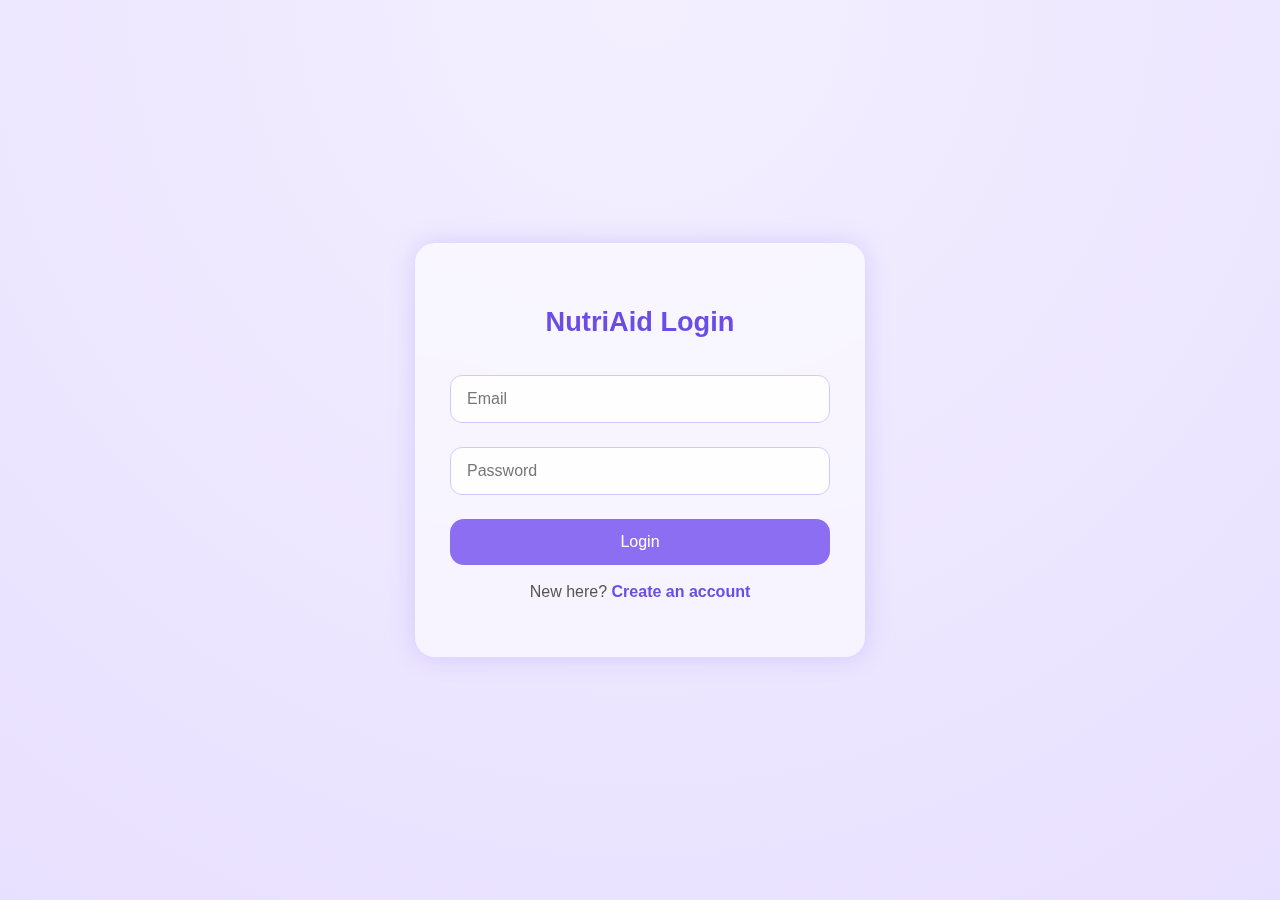
<file: NutriAid/index.html>
<!DOCTYPE html>
<html lang="en">
<head>
  <meta charset="UTF-8" />
  <meta name="viewport" content="width=device-width, initial-scale=1.0" />
  <title>NutriAid Home</title>
  <link rel="stylesheet" href="style.css" />
</head>

<body class="home-page">

  <!-- 🌸 GLOBAL HEADER -->
  <header class="app-header">
    <div class="logo">NutriAid</div>

    <div class="profile-menu">
      <img id="profileBtn" class="profile-icon" src="images/user.jpg" />

      <div class="dropdown" id="profileDropdown">
        <p id="profileName">User</p>
        <button id="logoutDropdown">Logout</button>
      </div>
    </div>
  </header>

  <!-- 🌸 MAIN HOME CONTENT -->
  <div class="home-content glass-box">
    <h2 class="welcome-text">Welcome to NutriAid!</h2>

    <div class="home-buttons">
      <button id="goChat" class="home-btn">Ask Chatbot</button>
      <button id="goDiet" class="home-btn">Get Diet Plan</button>
    </div>
  </div>

  <script src="script.js"></script>
</body>
</html>
</file>
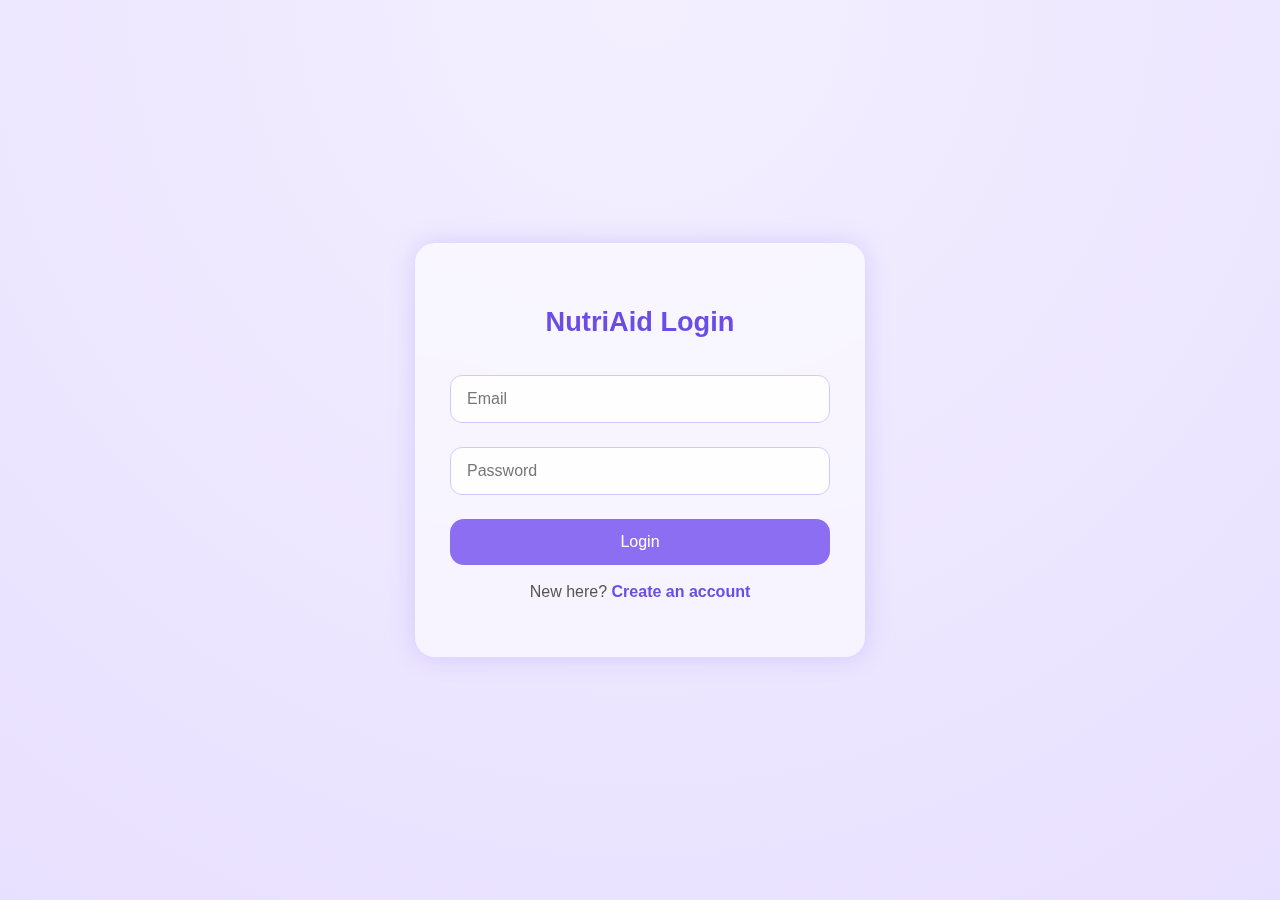
<file: NutriAid/chat.html>
<!DOCTYPE html>
<html lang="en">
<head>
  <meta charset="UTF-8">
  <meta name="viewport" content="width=device-width, initial-scale=1.0">
  <title>NutriAid Chatbot</title>
  <link rel="stylesheet" href="style.css">
</head>

<body class="chat-page">

  <!-- 🌸 GLOBAL HEADER -->
  <header class="app-header">
    <div class="logo">NutriAid</div>

    <div class="header-right">
      <!-- IDs now match what script.js expects -->
      <button id="headerHome" class="header-btn">Home</button>
      <button id="headerChat" class="header-btn">Chat</button>

      <div class="profile-menu">
        <img id="profileBtn" class="profile-icon" src="images/user.jpg" />
        <div class="dropdown" id="profileDropdown">
          <p id="profileName">Logged in User</p>
          <button id="logoutBtn">Logout</button>
        </div>
      </div>
    </div>
  </header>

  <!-- 💬 CHAT UI -->
  <main>
    <h1>NutriAid AI Assistant</h1>

    <div id="chat-container" class="chat-glass-box">
      <div id="chat-box" class="chat-window">
        <div class="bot-message">
          Hi! I'm your NutriAid Assistant.<br>
          Ask me anything about your diet, calories or fitness!
        </div>
      </div>

      <div class="chat-input-area">
        <input type="text" id="user-input" placeholder="Type your message..." autocomplete="off">
        <button id="sendChat">➤</button>
      </div>
    </div>
  </main>

  <script src="script.js"></script>
</body>
</html>
</file>
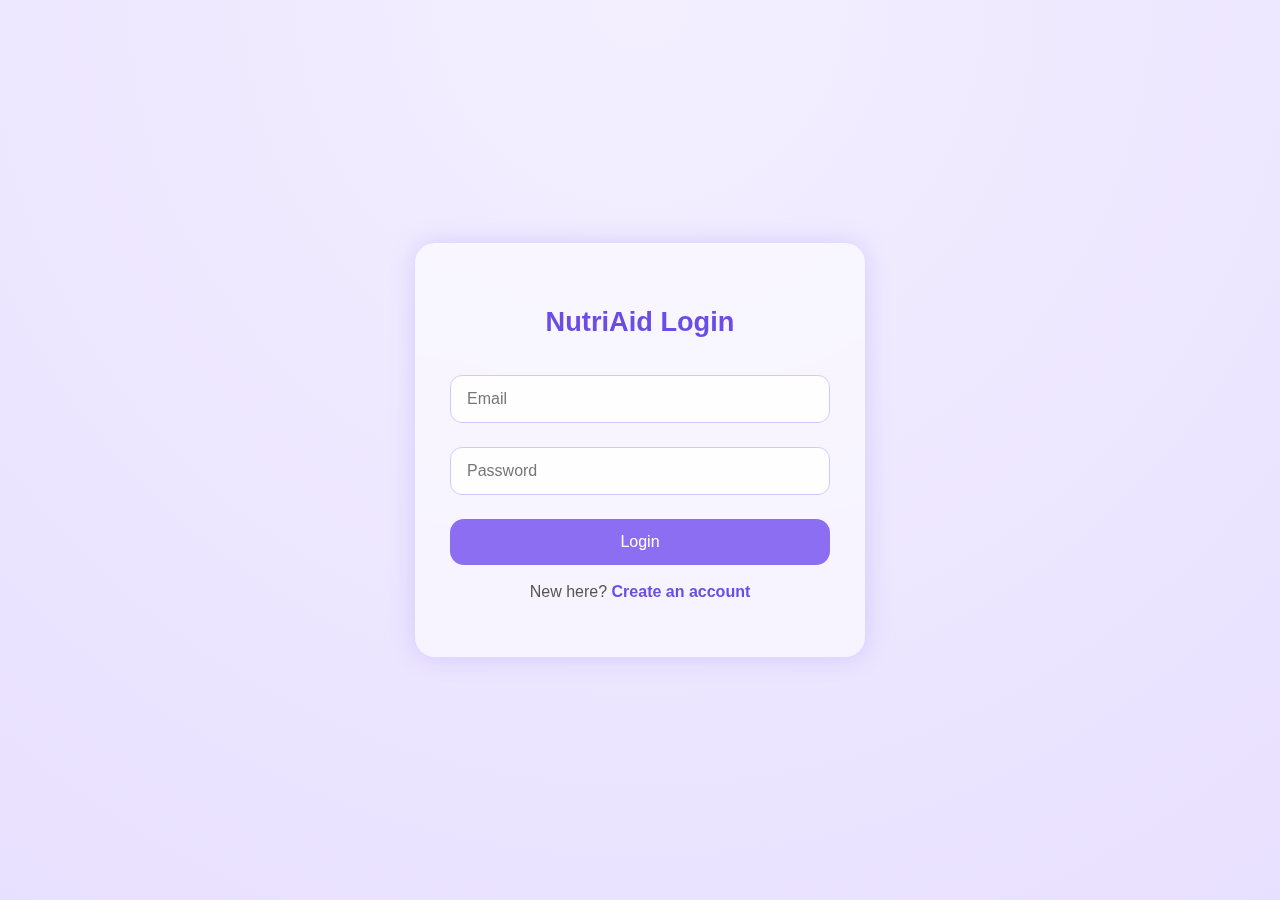
<file: NutriAid/login.html>
<!DOCTYPE html>
<html lang="en">

<head>
  <meta charset="UTF-8">
  <meta name="viewport" content="width=device-width, initial-scale=1.0">
  <title>NutriAid Login</title>

  <!-- IMPORTANT: Use ONLY auth.css -->
  <link rel="stylesheet" href="auth.css">
</head>

<body class="auth-body">

  <div class="glass-card">
    <h2 class="auth-title">NutriAid Login</h2>

    <input type="email" id="loginEmail" placeholder="Email">
    <input type="password" id="loginPassword" placeholder="Password">

    <button id="loginBtn" class="auth-btn">Login</button>

    <p class="switch-text">
      New here? <a href="signup.html">Create an account</a>
    </p>
  </div>

  <script src="auth.js"></script>
</body>

</html>
</file>
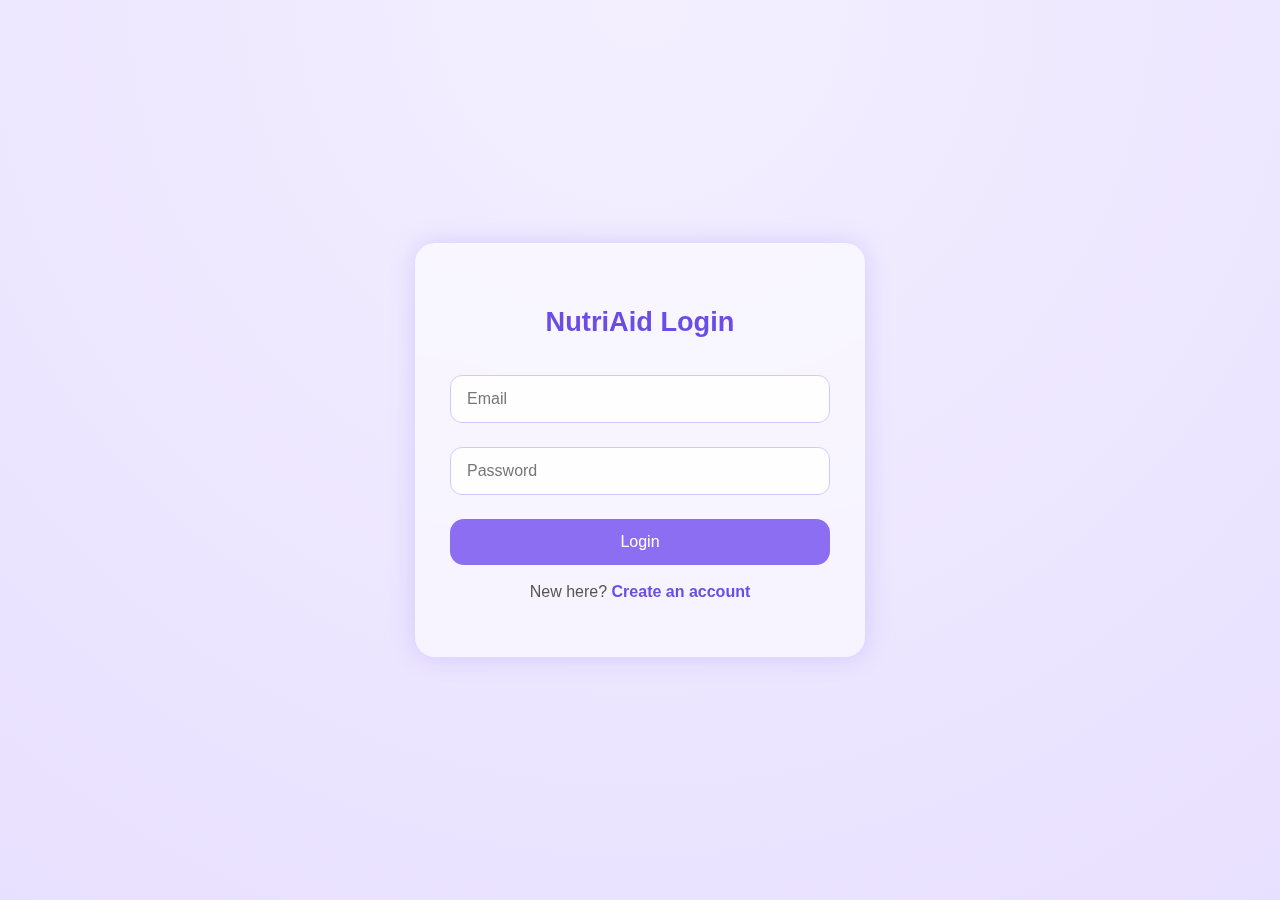
<file: NutriAid/plan.html>
<!DOCTYPE html>
<html lang="en">

<head>
  <meta charset="UTF-8" />
  <meta name="viewport" content="width=device-width, initial-scale=1.0" />
  <title>Your Diet Plan</title>
  <link rel="stylesheet" href="style.css" />
</head>

<body class="plan-page">

  <!-- 🌸 GLOBAL HEADER -->
  <header class="app-header">
  <div class="logo">NutriAid</div>

  <div class="header-right">
    <button id="headerHome" class="header-btn">Home</button>
    <button id="headerChat" class="header-btn">Chat</button>

    <div class="profile-menu">
      <img id="profileBtn" class="profile-icon" src="images/user.jpg" />
      <div class="dropdown" id="profileDropdown">
        <p id="profileName">Logged in User</p>
        <button id="logoutBtn">Logout</button>
      </div>
    </div>
  </div>
</header>


  <!-- 🌸 CENTER CONTENT -->
  <div class="plan-container glass-box">

    <h1 class="plan-title">Personalized Diet & BMI Calculator</h1>

    <form id="dietForm" class="plan-form">
      <label for="name">Name:</label>
      <input type="text" id="name" required>

      <label for="age">Age:</label>
      <input type="number" id="age" required>

      <label for="height">Height (cm):</label>
      <input type="number" id="height" required>

      <label for="weight">Weight (kg):</label>
      <input type="number" id="weight" required>

      <label for="gender">Gender:</label>
      <select id="gender" class="plan-select" required>
        <option value="">Select</option>
        <option value="male">Male</option>
        <option value="female">Female</option>
      </select>

      <label for="activity">Activity Level:</label>
      <select id="activity" class="plan-select" required>
        <option value="">Select</option>
        <option value="low">Sedentary</option>
        <option value="medium">Moderate</option>
        <option value="high">Active</option>

      </select>

      <label for="goal">Goal:</label>
      <select id="goal" class="plan-select" required>
        <option value="">Select</option>
        <option value="loss">Weight Loss</option>
        <option value="gain">Weight Gain</option>
        <option value="maintain">Maintain Weight</option>
      </select>

      <button type="submit" class="plan-submit-btn">Generate My Diet Plan</button>
    </form>


    <div id="planResult" class="plan-result"></div>

  </div>
<script src="./script.js"></script>

</body>

</html>
</file>
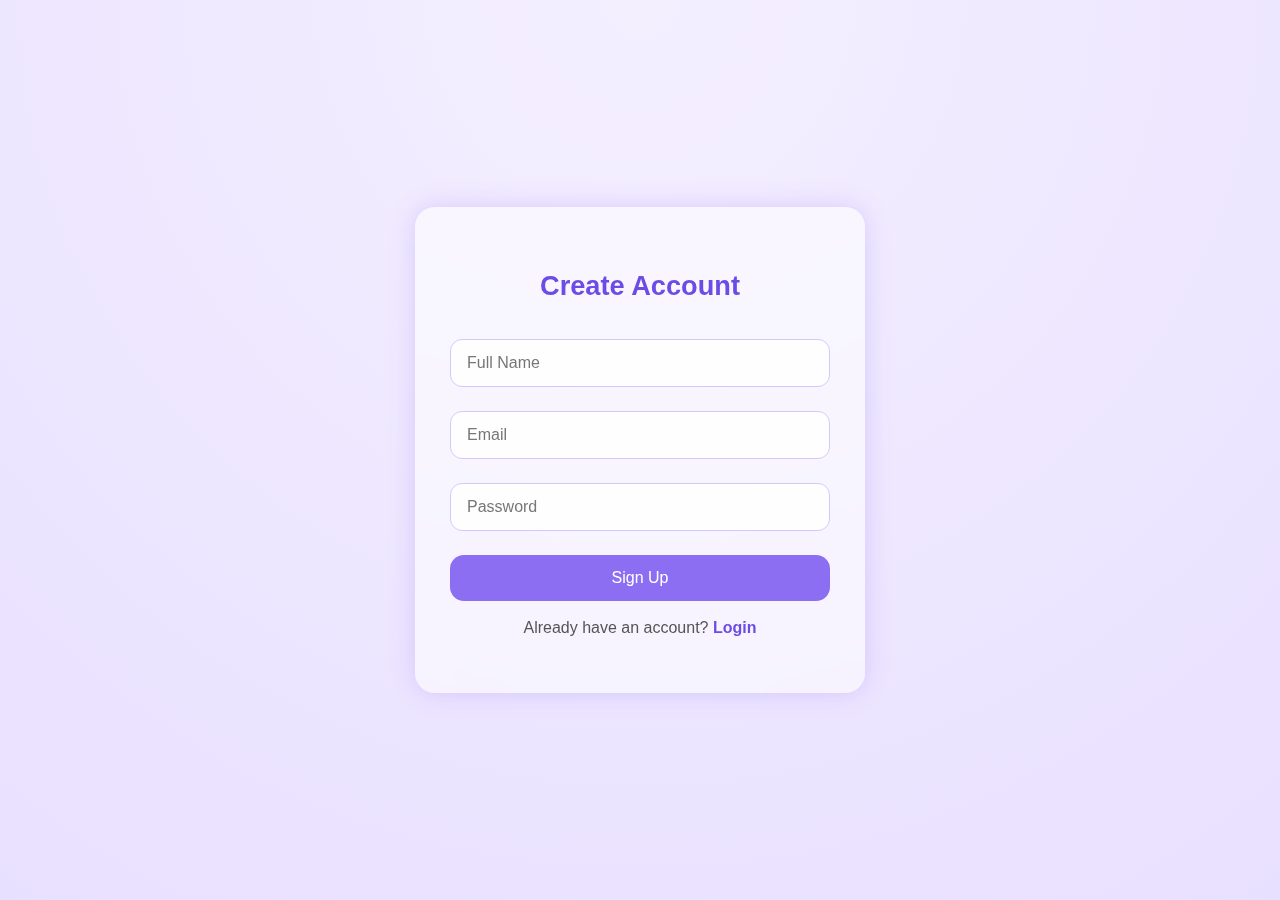
<file: NutriAid/signup.html>
<!DOCTYPE html>
<html lang="en">

<head>
  <meta charset="UTF-8">
  <meta name="viewport" content="width=device-width, initial-scale=1.0">
  <title>NutriAid Signup</title>
  <link rel="stylesheet" href="auth.css">
</head>

<body class="auth-body">
 
  <div class="glass-card">
    <h2 class="auth-title">Create Account</h2>

    <input type="text" id="signupName" placeholder="Full Name">
    <input type="email" id="signupEmail" placeholder="Email">
    <input type="password" id="signupPassword" placeholder="Password">

    <button id="signupBtn" class="auth-btn">Sign Up</button>

    <p class="switch-text">
      Already have an account? <a href="login.html">Login</a>
    </p>
  </div>

  <script src="auth.js"></script>
</body>

</html>
</file>
<file: NutriAid/style.css>
/* -------------------------------------------------- */
/* 🌸 GLOBAL THEME — LIGHT LAVENDER + GLASS LOOK      */
/* -------------------------------------------------- */

body {
  margin: 0;
  font-family: "Poppins", sans-serif;
  background: radial-gradient(circle at top, #f3edff, #e8e2ff);
  min-height: 100vh;
  color: #333;
  padding-top: 80px; 
}

/* Soft Glass Utility */
.glass-box {
  background: rgba(255, 255, 255, 0.45);
  backdrop-filter: blur(14px);
  border-radius: 18px;
  padding: 25px;
  box-shadow: 0 0 25px rgba(140, 110, 243, 0.25);
}

/* Buttons */
.btn, button {
  background: #8C6EF3;
  border: none;
  padding: 12px 22px;
  border-radius: 10px;
  color: white;
  cursor: pointer;
  transition: 0.2s ease;
  font-weight: 500;
}

.btn:hover, button:hover {
  background: #6B4DE6;
  transform: scale(1.05);
}

/* -------------------------------------------------- */
/* 🏠 HOME PAGE                                        */
/* -------------------------------------------------- */

.home-page {
  display: flex;
  justify-content: center;
  align-items: center;
  min-height: calc(100vh - 80px); /* Leaves space for header */
  padding-top: 40px;
}


.home-box {
  width: 70%;
  max-width: 480px;
  text-align: center;
}

.home-box h1 {
  color: #6B4DE6;
  font-size: 2rem;
}

.button-container button {
  background-color: #A98EFF;
}

.button-container button:hover {
  background-color: #9473FF;
}

/* ------------------------------------------------------ */
/* ⭐ PLAN PAGE — CLEAN, CENTERED, PERFECT                */
/* ------------------------------------------------------ */

.plan-page {
  min-height: 100vh;
  display: flex;
  flex-direction: column;
  align-items: center;
}

/* Main card */
.plan-container {
  width: 100%;
  max-width: 520px;
  margin: 110px auto 40px auto;
  padding: 30px 35px;
  border-radius: 20px;
  background: rgba(255, 255, 255, 0.55);
  backdrop-filter: blur(14px);
  box-shadow: 0 0 25px rgba(140, 110, 243, 0.25);
  box-sizing: border-box;
}

.plan-title {
  text-align: center;
  margin-bottom: 25px;
  color: #6B4DE6;
  font-size: 1.7rem;
  font-weight: 600;
}

/* Form layout */
.plan-form {
  width: 100%;
  display: flex;
  flex-direction: column;
  gap: 14px;
  margin-top: 20px;
}

/* Input + Select fields (same width, symmetric) */
.plan-form input,
.plan-form select {
  width: 100%;
  padding: 12px 14px;
  border-radius: 12px;
  border: none;
  background: rgba(255, 255, 255, 0.9);
  color: #333;
  font-size: 14px;
  box-sizing: border-box;
}

/* Center selected text inside the dropdown box */
.plan-form select {
  text-align: center;
  text-align-last: center;
  -moz-text-align-last: center;
}

/* Try to center options (most browsers obey this) */
.plan-form select option {
  text-align: center;
}

/* Button — matching width + style */
.plan-form button {
  width: 100%;
  padding: 14px;
  border-radius: 14px;
  background: #8C6EF3;
  color: white;
  border: none;
  font-size: 15px;
  font-weight: 500;
  cursor: pointer;
  transition: 0.25s ease;
}

.plan-form button:hover {
  background: #6B4DE6;
  transform: translateY(-2px);
}

/* Results Box */
.plan-result {
  margin-top: 25px;
  padding: 18px;
  border-radius: 15px;
  background: rgba(255,255,255,0.75);
  box-shadow: 0 0 15px rgba(140,110,243,0.25);
  display: none;
}


/* ------------------------------------------------------ */
/* ⭐ HEADER IMPROVEMENTS (Home/Chat on right side)       */
/* ------------------------------------------------------ */

.header-right {
  display: flex;
  align-items: center;
  gap: 15px;
}

.header-btn {
  background: #A98EFF;
  padding: 10px 14px;
  border-radius: 10px;
  color: white;
  cursor: pointer;
  border: none;
  font-size: 14px;
}

.header-btn:hover {
  background: #8d6af6;
}


/* -------------------------------------------------- */
/* 🤖 CHATBOT PAGE                                    */
/* -------------------------------------------------- */

.chat-page {
  text-align: center;
  padding: 20px;
}

.chat-glass-box {
  width: 100%;
  border-radius: 2%;
  max-width: 480px;
  margin: auto;
  background: rgba(255, 255, 255, 0.5);
  backdrop-filter: blur(14px);
}

.chat-window {
  height: 420px;
  overflow-y: auto;
  padding: 15px;
  display: flex;
  flex-direction: column;
  gap: 12px;
}

/* USER bubble */
.user-message {
  background: #8C6EF3;
  color: white;
  padding: 12px 16px;
  border-radius: 18px 18px 4px 18px;
  align-self: flex-end;
  max-width: 75%;
}

/* BOT bubble */
.bot-message {
  background: rgba(230, 220, 233, 0.75);
  color: #333;
  padding: 12px 16px;
  border-radius: 18px 18px 18px 4px;
  align-self: flex-start;
  max-width: 75%;
}

/* Chat Input */
.chat-input-area {
  padding: 12px;
  border-radius: 2%;
  margin-top: 12px;
  display: flex;
  gap: 12px;
}

#user-input {
  flex: 1;
  padding: 12px;
  border-radius: 16px;
  border: none;
  background: rgba(255,255,255,0.9);
  color: #333;
}

#sendChat {
  width: 50px;
  height: 50px;
  border-radius: 50%;
  border: none;
  background: #6B4DE6;
  color: white;
  cursor: pointer;
  font-size: 18px;
}

/* ------------------------------------------------------ */
/* ⭐ GLOBAL HEADER — LAVENDER GLASS + DROPDOWN           */
/* ------------------------------------------------------ */

/* 🌸 FIXED LAVENDER HEADER — CENTERED & PERFECT ALIGNMENT */

.app-header {
  width: 100%;
  height: 70px;
  padding: 0 20px;
  box-sizing: border-box;

  background: rgba(255, 255, 255, 0.55);
  backdrop-filter: blur(12px);

  display: flex;
  justify-content: space-between;
  align-items: center;

  position: fixed;
  top: 0;
  left: 0;
  z-index: 999;

  box-shadow: 0 4px 15px rgba(140, 110, 243, 0.25);
}


/* Logo */
.logo {
  font-size: 1.7rem;
  font-weight: bold;
  color: #6B4DE6;
}

/* Profile menu container */
.profile-menu {
  position: relative;
  display: flex;
  align-items: center;
}

/* Profile Icon */
.profile-icon {
  width: 48px;                /* Slightly bigger for better click area */
  height: 48px;
  border-radius: 50%;
  cursor: pointer;

  border: 3px solid #b69cff;
  box-shadow: 0 0 12px rgba(140, 110, 243, 0.35);
}

/* Dropdown */
.dropdown {
  position: absolute;
  top: 60px;                  /* Dropdown appears exactly under icon */
  right: 0;

  background: rgba(255, 255, 255, 0.75);
  backdrop-filter: blur(12px);

  border-radius: 12px;
  width: 160px;
  padding: 10px;

  box-shadow: 0 6px 20px rgba(140, 110, 243, 0.25);
  display: none;
}

.dropdown p {
  margin: 5px 0;
  text-align: center;
  color: #4d2ea6;
  font-weight: 600;
}

.dropdown button {
  width: 100%;
  padding: 10px;
  border: none;

  background: #8C6EF3;
  color: white;
  border-radius: 10px;
  cursor: pointer;
}

.dropdown button:hover {
  background: #6B4DE6;
}

/* Add this so body does not overlap header */
body {
  padding-top: 80px !important;
}

/* -------------------------------------------------- */
/* 🌸 CLEAN HOME CONTENT (without image card)         */
/* -------------------------------------------------- */

.home-content {
  width: 90%;
  max-width: 480px;
  margin: 40px auto;
  padding: 30px;
  text-align: center;
  border-radius: 18px;
  background: rgba(255, 255, 255, 0.55);
  backdrop-filter: blur(14px);
  box-shadow: 0 0 20px rgba(140, 110, 243, 0.2);
}

.welcome-text {
  color: #6B4DE6;
  font-weight: 600;
  margin-bottom: 20px;
  font-size: 1.6rem;
}

.home-buttons {
  display: flex;
  justify-content: center;
  gap: 15px;
  margin-top: 15px;
}

.home-btn {
  background-color: #A98EFF;
  padding: 12px 20px;
  border-radius: 12px;
  border: none;
  color: white;
  cursor: pointer;
  font-size: 1rem;
  transition: all 0.25s ease;
}

.home-btn:hover {
  background-color: #8D6AF6;
  transform: scale(1.05);
}

.plan-result {
  display: none;
  padding: 20px;
  background: white;
  border-radius: 12px;
  margin-top: 20px;
}

.plan-result.show {
  display: block;
}

.plan-container {
  overflow: visible !important;
}




/* 7-day plan layout */
.week-grid {
  margin-top: 10px;
  display: grid;
  grid-template-columns: 1fr;
  gap: 12px;
}

.week-day-card {
  background: rgba(255, 255, 255, 0.85);
  border-radius: 12px;
  padding: 10px 14px;
  box-shadow: 0 0 12px rgba(140, 110, 243, 0.15);
}

.week-day-card h4 {
  margin: 0 0 6px 0;
  color: #6B4DE6;
}

.meal-list {
  list-style: none;
  padding-left: 0;
  margin: 0;
}

.macro-line {
  font-size: 0.8rem;
  color: #555;
}
</file>
<file: NutriAid/auth.css>
/* -------------------------------------------------- */
/* 🌸 AUTH PAGES — LAVENDER GLASS THEME               */
/* -------------------------------------------------- */

/* FULL PAGE BACKGROUND */
.auth-body {
  margin: 0;
  padding: 0;
  height: 100vh;

  background: radial-gradient(circle at top, #f4efff, #e8e0ff);
  
  display: flex;
  justify-content: center;
  align-items: center;
  font-family: "Poppins", sans-serif;
}

/* GLASS CARD */
.glass-card {
  width: 90%;
  max-width: 380px;
  padding: 40px 35px;
  border-radius: 20px;

  background: rgba(255, 255, 255, 0.55);
  backdrop-filter: blur(18px);

  box-shadow: 0 0 25px rgba(140, 110, 243, 0.25);

  text-align: center;

  animation: fadeIn 0.8s ease;
}

/* TITLE */
.auth-title {
  color: #6B4DE6;
  margin-bottom: 25px;
  font-size: 1.7rem;
  font-weight: 600;
}

/* INPUT FIELDS */
input {
  width: 100%;              /* fills available card width */
  padding: 14px 16px;       /* equal inside padding */
  
  margin: 12px 0;           /* equal spacing top & bottom */
  
  font-size: 16px;
  border-radius: 12px;

  background: rgba(255, 255, 255, 0.9);
  color: #333;

  border: 1px solid #d3c7ff;

  box-sizing: border-box;   /* 🔥 ensures true alignment */
  outline: none;

  transition: all 0.25s ease-in-out;
}

input:focus {
  border-color: #8C6EF3;
  box-shadow: 0 0 8px rgba(140, 110, 243, 0.3);
}


input::placeholder {
  color: #777;
}

/* BUTTON */
.auth-btn {
  width: 100%;
  padding: 14px;
  border: none;
  border-radius: 14px;

  background: #8C6EF3;
  color: white;

  font-size: 16px;
  cursor: pointer;
  margin-top: 12px;

  transition: 0.25s ease;
}

.auth-btn:hover {
  background: #6B4DE6;
  transform: scale(1.03);
}

/* SWITCH TEXT */
.switch-text {
  margin-top: 18px;
  color: #555;
}

.switch-text a {
  color: #6B4DE6;
  text-decoration: none;
  font-weight: 600;
}

/* ANIMATION */
@keyframes fadeIn {
  from { opacity: 0; transform: translateY(20px); }
  to   { opacity: 1; transform: translateY(0); }
}
</file>
